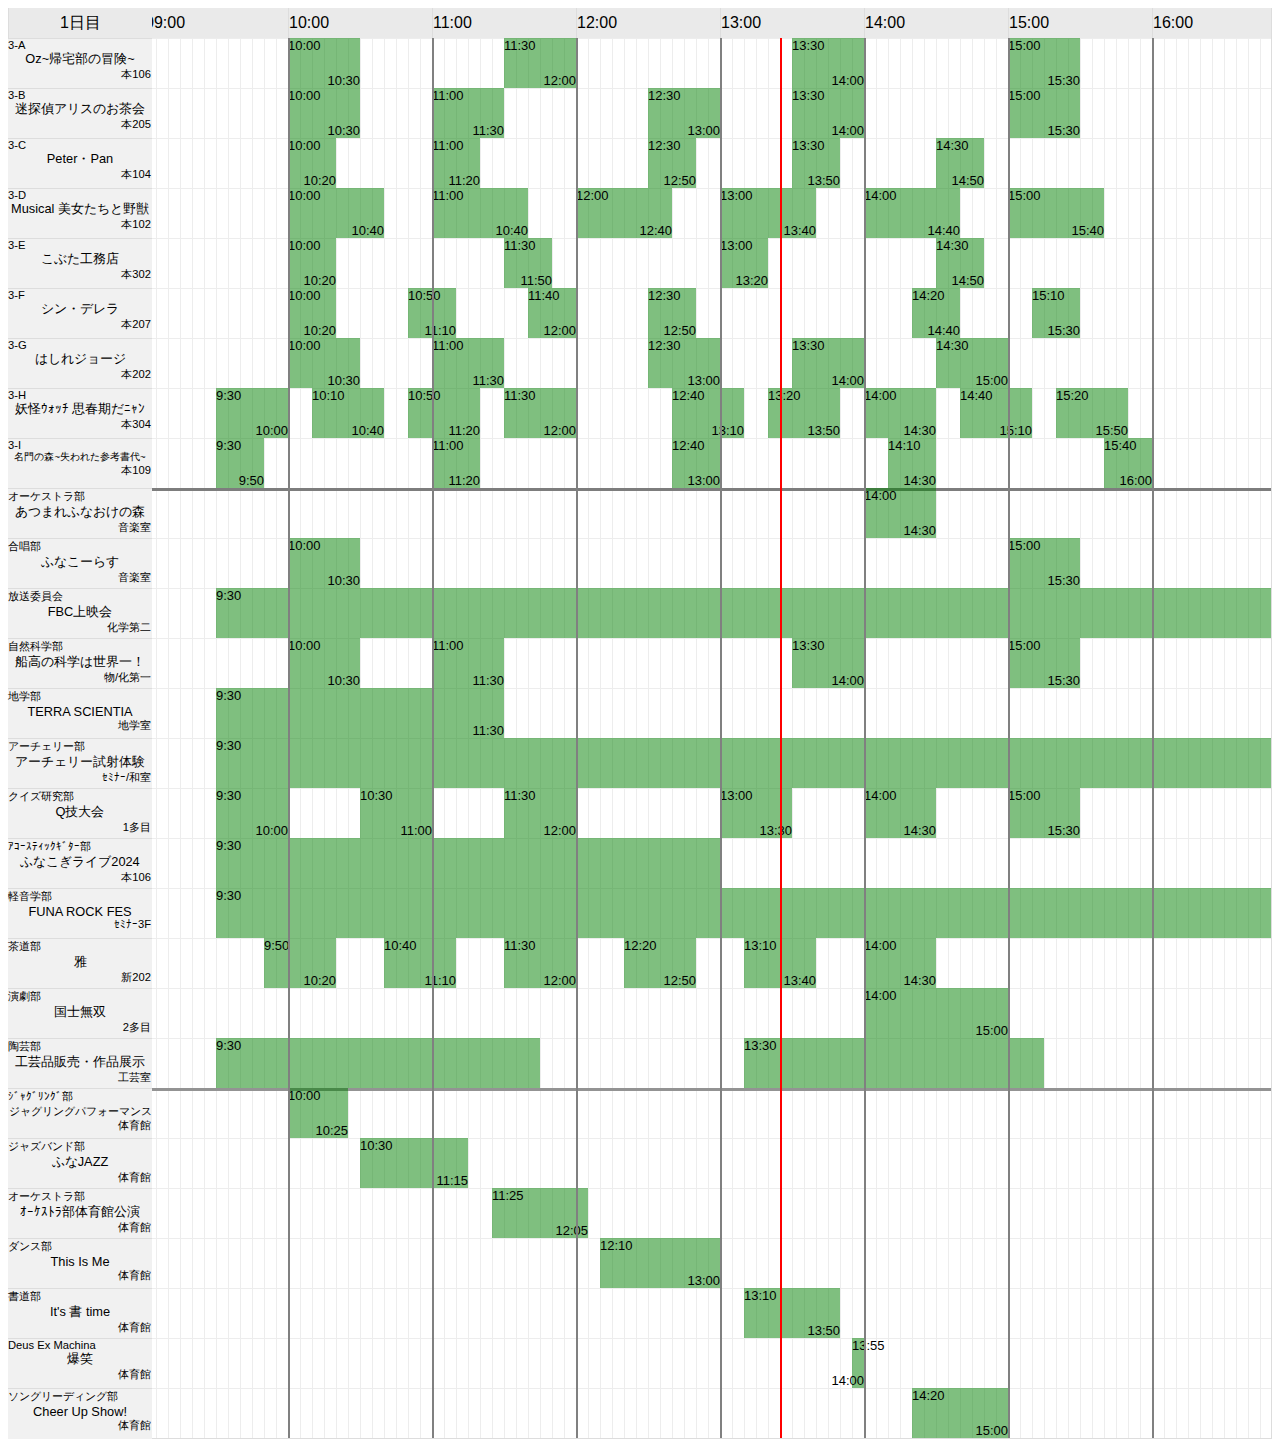
<file: index.html>
<!DOCTYPE html>
<html lang="ja">

<head>
    <meta charset="UTF-8">
    <meta name="viewport" content="width=device-width, initial-scale=1.0">
    <title>Timetable</title>
    <link rel="stylesheet" href="styles.css">
    <!-- Google tag (gtag.js) -->
    <script async src="https://www.googletagmanager.com/gtag/js?id=G-LR5YM95N8C"></script>
    <script>
        window.dataLayer = window.dataLayer || [];
        function gtag() { dataLayer.push(arguments); }
        gtag('js', new Date());

        gtag('config', 'G-LR5YM95N8C');
    </script>
</head>

<body>
    <div class="container">
        <div class="events">
            <div class="time-label" style="justify-content: center;">1日目</div>
            <div class="event">
                <div id="cl">3-A</div>
                <div class="title">Oz~帰宅部の冒険~</div>
                <div id="pl">本106</div>
            </div>
            <div class="event">
                <div id="cl">3-B</div>
                <div class="title">迷探偵アリスのお茶会</div>
                <div id="pl">本205</div>
            </div>
            <div class="event">
                <div id="cl">3-C</div>
                <div class="title">Peter・Pan</div>
                <div id="pl">本104</div>
            </div>
            <div class="event">
                <div id="cl">3-D</div>
                <div class="title">Musical 美女たちと野獣</div>
                <div id="pl">本102</div>
            </div>
            <div class="event">
                <div id="cl">3-E</div>
                <div class="title">こぶた工務店</div>
                <div id="pl">本302</div>
            </div>
            <div class="event">
                <div id="cl">3-F</div>
                <div class="title">シン・デレラ</div>
                <div id="pl">本207</div>
            </div>
            <div class="event">
                <div id="cl">3-G</div>
                <div class="title">はしれジョージ</div>
                <div id="pl">本202</div>
            </div>
            <div class="event">
                <div id="cl">3-H</div>
                <div class="title">妖怪ｳｫｯﾁ 思春期だﾆｬﾝ</div>
                <div id="pl">本304</div>
            </div>
            <div class="event">
                <div id="cl">3-I</div>
                <div class="title" style="font-size: 0.6em;">名門の森~失われた参考書代~</div>
                <div id="pl">本109</div>
            </div>

            <div class="event">
                <div id="cl">オーケストラ部</div>
                <div class="title">あつまれふなおけの森</div>
                <div id="pl">音楽室</div>
            </div>
            <div class="event">
                <div id="cl">合唱部</div>
                <div class="title">ふなこーらす</div>
                <div id="pl">音楽室</div>
            </div>
            <div class="event">
                <div id="cl">放送委員会</div>
                <div class="title">FBC上映会</div>
                <div id="pl">化学第二</div>
            </div>
            <div class="event">
                <div id="cl">自然科学部</div>
                <div class="title">船高の科学は世界一！</div>
                <div id="pl">物/化第一</div>
            </div>
            <div class="event">
                <div id="cl">地学部</div>
                <div class="title">TERRA SCIENTIA</div>
                <div id="pl">地学室</div>
            </div>
            <div class="event">
                <div id="cl">アーチェリー部</div>
                <div class="title">アーチェリー試射体験</div>
                <div id="pl">ｾﾐﾅｰ/和室</div>
            </div>
            <div class="event">
                <div id="cl">クイズ研究部</div>
                <div class="title">Q技大会</div>
                <div id="pl">1多目</div>
            </div>
            <div class="event">
                <div id="cl">ｱｺｰｽﾃｨｯｸｷﾞﾀｰ部</div>
                <div class="title">ふなこぎライブ2024</div>
                <div id="pl">本106</div>
            </div>
            <div class="event">
                <div id="cl">軽音学部</div>
                <div class="title">FUNA ROCK FES</div>
                <div id="pl">ｾﾐﾅｰ3F</div>
            </div>
            <div class="event">
                <div id="cl">茶道部</div>
                <div class="title">雅</div>
                <div id="pl">新202</div>
            </div>
            <div class="event">
                <div id="cl">演劇部</div>
                <div class="title">国士無双</div>
                <div id="pl">2多目</div>
            </div>
            <div class="event">
                <div id="cl">陶芸部</div>
                <div class="title">工芸品販売・作品展示</div>
                <div id="pl">工芸室</div>
            </div>
            <div class="event">
                <div id="cl">ｼﾞｬｸﾞﾘﾝｸﾞ部</div>
                <div class="title" style="font-size: 0.7em;">ジャグリングパフォーマンス</div>
                <div id="pl">体育館</div>
            </div>
            <div class="event">
                <div id="cl">ジャズバンド部</div>
                <div class="title">ふなJAZZ</div>
                <div id="pl">体育館</div>
            </div>
            <div class="event">
                <div id="cl">オーケストラ部</div>
                <div class="title">ｵｰｹｽﾄﾗ部体育館公演</div>
                <div id="pl">体育館</div>
            </div>
            <div class="event">
                <div id="cl">ダンス部</div>
                <div class="title">This Is Me</div>
                <div id="pl">体育館</div>
            </div>
            <div class="event">
                <div id="cl">書道部</div>
                <div class="title">It's 書 time</div>
                <div id="pl">体育館</div>
            </div>
            <div class="event">
                <div id="cl">Deus Ex Machina</div>
                <div class="title">爆笑</div>
                <div id="pl">体育館</div>
            </div>
            <div class="event">
                <div id="cl">ソングリーディング部</div>
                <div class="title">Cheer Up Show!</div>
                <div id="pl">体育館</div>
            </div>
        </div>
        <div class="timeline">
            <div class="time-labels">
                <div class="time-label">09:00</div>
                <div class="time-label">10:00</div>
                <div class="time-label">11:00</div>
                <div class="time-label">12:00</div>
                <div class="time-label">13:00</div>
                <div class="time-label">14:00</div>
                <div class="time-label">15:00</div>
                <div class="time-label">16:00</div>
                <div class="time-label">17:00</div>
            </div>
            <div class="schedule">
                <!-- 1個目 -->
                <div class="event-block" style="grid-row: 1; grid-column: 13 / span 6;">
                    <span class="start-time">10:00</span>
                    <span class="end-time">10:30</span>
                </div>
                <div class="event-block" style="grid-row: 1; grid-column: 31 / span 6;">
                    <span class="start-time">11:30</span>
                    <span class="end-time">12:00</span>
                </div>
                <div class="event-block" style="grid-row: 1; grid-column: 55 / span 6;">
                    <span class="start-time">13:30</span>
                    <span class="end-time">14:00</span>
                </div>
                <div class="event-block" style="grid-row: 1; grid-column: 73 / span 6;">
                    <span class="start-time">15:00</span>
                    <span class="end-time">15:30</span>
                </div>
                <!-- 2個目 -->
                <div class="event-block" style="grid-row: 2; grid-column: 13 / span 6;">
                    <span class="start-time">10:00</span>
                    <span class="end-time">10:30</span>
                </div>
                <div class="event-block" style="grid-row: 2; grid-column: 25 / span 6;">
                    <span class="start-time">11:00</span>
                    <span class="end-time">11:30</span>
                </div>
                <div class="event-block" style="grid-row: 2; grid-column: 43 / span 6;">
                    <span class="start-time">12:30</span>
                    <span class="end-time">13:00</span>
                </div>
                <div class="event-block" style="grid-row: 2; grid-column: 55 / span 6;">
                    <span class="start-time">13:30</span>
                    <span class="end-time">14:00</span>
                </div>
                <div class="event-block" style="grid-row: 2; grid-column: 73 / span 6;">
                    <span class="start-time">15:00</span>
                    <span class="end-time">15:30</span>
                </div>
                <!-- 3個目 -->
                <div class="event-block" style="grid-row: 3; grid-column: 13 / span 4;">
                    <span class="start-time">10:00</span>
                    <span class="end-time">10:20</span>
                </div>
                <div class="event-block" style="grid-row: 3; grid-column: 25 / span 4;">
                    <span class="start-time">11:00</span>
                    <span class="end-time">11:20</span>
                </div>
                <div class="event-block" style="grid-row: 3; grid-column: 43 / span 4;">
                    <span class="start-time">12:30</span>
                    <span class="end-time">12:50</span>
                </div>
                <div class="event-block" style="grid-row: 3; grid-column: 55 / span 4;">
                    <span class="start-time">13:30</span>
                    <span class="end-time">13:50</span>
                </div>
                <div class="event-block" style="grid-row: 3; grid-column: 67 / span 4;">
                    <span class="start-time">14:30</span>
                    <span class="end-time">14:50</span>
                </div>
                <!-- 4個目 -->
                <div class="event-block" style="grid-row: 4; grid-column: 13 / span 8;">
                    <span class="start-time">10:00</span>
                    <span class="end-time">10:40</span>
                </div>
                <div class="event-block" style="grid-row: 4; grid-column: 25 / span 8;">
                    <span class="start-time">11:00</span>
                    <span class="end-time">10:40</span>
                </div>
                <div class="event-block" style="grid-row: 4; grid-column: 37 / span 8;">
                    <span class="start-time">12:00</span>
                    <span class="end-time">12:40</span>
                </div>
                <div class="event-block" style="grid-row: 4; grid-column: 49 / span 8;">
                    <span class="start-time">13:00</span>
                    <span class="end-time">13:40</span>
                </div>
                <div class="event-block" style="grid-row: 4; grid-column: 61 / span 8;">
                    <span class="start-time">14:00</span>
                    <span class="end-time">14:40</span>
                </div>
                <div class="event-block" style="grid-row: 4; grid-column: 73 / span 8;">
                    <span class="start-time">15:00</span>
                    <span class="end-time">15:40</span>
                </div>
                <!-- 5個目 -->
                <div class="event-block" style="grid-row: 5; grid-column: 13 / span 4;">
                    <span class="start-time">10:00</span>
                    <span class="end-time">10:20</span>
                </div>
                <div class="event-block" style="grid-row: 5; grid-column: 31 / span 4;">
                    <span class="start-time">11:30</span>
                    <span class="end-time">11:50</span>
                </div>
                <div class="event-block" style="grid-row: 5; grid-column: 49 / span 4;">
                    <span class="start-time">13:00</span>
                    <span class="end-time">13:20</span>
                </div>
                <div class="event-block" style="grid-row: 5; grid-column: 67 / span 4;">
                    <span class="start-time">14:30</span>
                    <span class="end-time">14:50</span>
                </div>
                <!-- 6個目 -->
                <div class="event-block" style="grid-row: 6; grid-column: 13 / span 4;">
                    <span class="start-time">10:00</span>
                    <span class="end-time">10:20</span>
                </div>
                <div class="event-block" style="grid-row: 6; grid-column: 23 / span 4;">
                    <span class="start-time">10:50</span>
                    <span class="end-time">11:10</span>
                </div>
                <div class="event-block" style="grid-row: 6; grid-column: 33 / span 4;">
                    <span class="start-time">11:40</span>
                    <span class="end-time">12:00</span>
                </div>
                <div class="event-block" style="grid-row: 6; grid-column: 43 / span 4;">
                    <span class="start-time">12:30</span>
                    <span class="end-time">12:50</span>
                </div>
                <div class="event-block" style="grid-row: 6; grid-column: 65 / span 4;">
                    <span class="start-time">14:20</span>
                    <span class="end-time">14:40</span>
                </div>
                <div class="event-block" style="grid-row: 6; grid-column: 75 / span 4;">
                    <span class="start-time">15:10</span>
                    <span class="end-time">15:30</span>
                </div>
                <!-- 7個目 -->
                <div class="event-block" style="grid-row: 7; grid-column: 13 / span 6;">
                    <span class="start-time">10:00</span>
                    <span class="end-time">10:30</span>
                </div>
                <div class="event-block" style="grid-row: 7; grid-column: 25 / span 6;">
                    <span class="start-time">11:00</span>
                    <span class="end-time">11:30</span>
                </div>
                <div class="event-block" style="grid-row: 7; grid-column: 43 / span 6;">
                    <span class="start-time">12:30</span>
                    <span class="end-time">13:00</span>
                </div>
                <div class="event-block" style="grid-row: 7; grid-column: 55 / span 6;">
                    <span class="start-time">13:30</span>
                    <span class="end-time">14:00</span>
                </div>
                <div class="event-block" style="grid-row: 7; grid-column: 67 / span 6;">
                    <span class="start-time">14:30</span>
                    <span class="end-time">15:00</span>
                </div>
                <!-- 8個目 -->
                <div class="event-block" style="grid-row: 8; grid-column: 7 / span 6;">
                    <span class="start-time">9:30</span>
                    <span class="end-time">10:00</span>
                </div>
                <div class="event-block" style="grid-row: 8; grid-column: 15 / span 6;">
                    <span class="start-time">10:10</span>
                    <span class="end-time">10:40</span>
                </div>
                <div class="event-block" style="grid-row: 8; grid-column: 23 / span 6;">
                    <span class="start-time">10:50</span>
                    <span class="end-time">11:20</span>
                </div>
                <div class="event-block" style="grid-row: 8; grid-column: 31 / span 6;">
                    <span class="start-time">11:30</span>
                    <span class="end-time">12:00</span>
                </div>
                <div class="event-block" style="grid-row: 8; grid-column: 45 / span 6;">
                    <span class="start-time">12:40</span>
                    <span class="end-time">13:10</span>
                </div>
                <div class="event-block" style="grid-row: 8; grid-column: 53 / span 6;">
                    <span class="start-time">13:20</span>
                    <span class="end-time">13:50</span>
                </div>
                <div class="event-block" style="grid-row: 8; grid-column: 61 / span 6;">
                    <span class="start-time">14:00</span>
                    <span class="end-time">14:30</span>
                </div>
                <div class="event-block" style="grid-row: 8; grid-column: 69 / span 6;">
                    <span class="start-time">14:40</span>
                    <span class="end-time">15:10</span>
                </div>
                <div class="event-block" style="grid-row: 8; grid-column: 77 / span 6;">
                    <span class="start-time">15:20</span>
                    <span class="end-time">15:50</span>
                </div>
                <!-- 9個目 -->
                <div class="event-block" style="grid-row: 9; grid-column: 7 / span 4;">
                    <span class="start-time">9:30</span>
                    <span class="end-time">9:50</span>
                </div>
                <div class="event-block" style="grid-row: 9; grid-column: 25 / span 4;">
                    <span class="start-time">11:00</span>
                    <span class="end-time">11:20</span>
                </div>
                <div class="event-block" style="grid-row: 9; grid-column: 45 / span 4;">
                    <span class="start-time">12:40</span>
                    <span class="end-time">13:00</span>
                </div>
                <div class="event-block" style="grid-row: 9; grid-column: 63 / span 4;">
                    <span class="start-time">14:10</span>
                    <span class="end-time">14:30</span>
                </div>
                <div class="event-block" style="grid-row: 9; grid-column: 81 / span 4;">
                    <span class="start-time">15:40</span>
                    <span class="end-time">16:00</span>
                </div>
                <!-- div line -->
                <div class="divide-line" id="divide-line"></div>
                <!-- div line end -->
                <div class="event-block" style="grid-row: 10; grid-column: 61 / span 6;">
                    <span class="start-time">14:00</span>
                    <span class="end-time">14:30</span>
                </div>
                <!-- 11 -->
                <div class="event-block" style="grid-row: 11; grid-column: 13 / span 6;">
                    <span class="start-time">10:00</span>
                    <span class="end-time">10:30</span>
                </div>
                <div class="event-block" style="grid-row: 11; grid-column: 73 / span 6;">
                    <span class="start-time">15:00</span>
                    <span class="end-time">15:30</span>
                </div>
                <!-- 12 -->
                <div class="event-block" style="grid-row: 12; grid-column: 7 / span 90;">
                    <span class="start-time">9:30</span>
                    <span class="end-time"></span>
                </div>
                <!-- 13 -->
                <div class="event-block" style="grid-row: 13; grid-column: 13 / span 6;">
                    <span class="start-time">10:00</span>
                    <span class="end-time">10:30</span>
                </div>
                <div class="event-block" style="grid-row: 13; grid-column: 25 / span 6;">
                    <span class="start-time">11:00</span>
                    <span class="end-time">11:30</span>
                </div>
                <div class="event-block" style="grid-row: 13; grid-column: 55 / span 6;">
                    <span class="start-time">13:30</span>
                    <span class="end-time">14:00</span>
                </div>
                <div class="event-block" style="grid-row: 13; grid-column: 73 / span 6;">
                    <span class="start-time">15:00</span>
                    <span class="end-time">15:30</span>
                </div>
                <!-- 14 -->
                <div class="event-block" style="grid-row: 14; grid-column: 7 / span 24;">
                    <span class="start-time">9:30</span>
                    <span class="end-time">11:30</span>
                </div>
                <!-- 15 -->
                <div class="event-block" style="grid-row: 15; grid-column: 7 / span 90;">
                    <span class="start-time">9:30</span>
                    <span class="end-time"></span>
                </div>
                <!-- 16 -->
                <div class="event-block" style="grid-row: 16; grid-column: 7 / span 6;">
                    <span class="start-time">9:30</span>
                    <span class="end-time">10:00</span>
                </div>
                <div class="event-block" style="grid-row: 16; grid-column: 19 / span 6;">
                    <span class="start-time">10:30</span>
                    <span class="end-time">11:00</span>
                </div>
                <div class="event-block" style="grid-row: 16; grid-column: 31 / span 6;">
                    <span class="start-time">11:30</span>
                    <span class="end-time">12:00</span>
                </div>
                <div class="event-block" style="grid-row: 16; grid-column: 49 / span 6;">
                    <span class="start-time">13:00</span>
                    <span class="end-time">13:30</span>
                </div>
                <div class="event-block" style="grid-row: 16; grid-column: 61 / span 6;">
                    <span class="start-time">14:00</span>
                    <span class="end-time">14:30</span>
                </div>
                <div class="event-block" style="grid-row: 16; grid-column: 73 / span 6;">
                    <span class="start-time">15:00</span>
                    <span class="end-time">15:30</span>
                </div>
                <!-- 17 -->
                <div class="event-block" style="grid-row: 17; grid-column: 7 / span 42;">
                    <span class="start-time">9:30</span>
                    <span class="end-time"></span>
                </div>
                <!-- 18 -->
                <div class="event-block" style="grid-row: 18; grid-column: 7 / span 90;">
                    <span class="start-time">9:30</span>
                    <span class="end-time"></span>
                </div>
                <!-- 19 -->
                <div class="event-block" style="grid-row: 19; grid-column: 11 / span 6;">
                    <span class="start-time">9:50</span>
                    <span class="end-time">10:20</span>
                </div>
                <div class="event-block" style="grid-row: 19; grid-column: 21 / span 6;">
                    <span class="start-time">10:40</span>
                    <span class="end-time">11:10</span>
                </div>
                <div class="event-block" style="grid-row: 19; grid-column: 31 / span 6;">
                    <span class="start-time">11:30</span>
                    <span class="end-time">12:00</span>
                </div>
                <div class="event-block" style="grid-row: 19; grid-column: 41 / span 6;">
                    <span class="start-time">12:20</span>
                    <span class="end-time">12:50</span>
                </div>
                <div class="event-block" style="grid-row: 19; grid-column: 51 / span 6;">
                    <span class="start-time">13:10</span>
                    <span class="end-time">13:40</span>
                </div>
                <div class="event-block" style="grid-row: 19; grid-column: 61 / span 6;">
                    <span class="start-time">14:00</span>
                    <span class="end-time">14:30</span>
                </div>
                <!-- 20 -->
                <div class="event-block" style="grid-row: 20; grid-column: 61 / span 12;">
                    <span class="start-time">14:00</span>
                    <span class="end-time">15:00</span>
                </div>
                <!-- 21 -->
                <div class="event-block" style="grid-row: 21; grid-column: 7 / span 27;">
                    <span class="start-time">9:30</span>
                    <span class="end-time"></span>
                </div>
                <div class="event-block" style="grid-row: 21; grid-column: 51 / span 25;">
                    <span class="start-time">13:30</span>
                    <span class="end-time"></span>
                </div>
                <!-- div line -->
                <div class="divide-line2" id="divide-line2" style="top: 1050px;"></div>
                <!-- div line end -->
                <!-- 22 -->
                <div class="event-block" style="grid-row: 22; grid-column: 13 / span 5;">
                    <span class="start-time">10:00</span>
                    <span class="end-time">10:25</span>
                </div>
                <!-- 23 -->
                <div class="event-block" style="grid-row: 23; grid-column: 19 / span 9;">
                    <span class="start-time">10:30</span>
                    <span class="end-time">11:15</span>
                </div>
                <!-- 24 -->
                <div class="event-block" style="grid-row: 24; grid-column: 30 / span 8;">
                    <span class="start-time">11:25</span>
                    <span class="end-time">12:05</span>
                </div>
                <!-- 25 -->
                <div class="event-block" style="grid-row: 25; grid-column: 39 / span 10;">
                    <span class="start-time">12:10</span>
                    <span class="end-time">13:00</span>
                </div>
                <!-- 26 -->
                <div class="event-block" style="grid-row: 26; grid-column: 51 / span 8;">
                    <span class="start-time">13:10</span>
                    <span class="end-time">13:50</span>
                </div>
                <!-- 27 -->
                <div class="event-block" style="grid-row: 27; grid-column: 60 / span 1;">
                    <span class="start-time">13:55</span>
                    <span class="end-time">14:00</span>
                </div>
                <!-- 28 -->
                <div class="event-block" style="grid-row: 28; grid-column: 65 / span 8;">
                    <span class="start-time">14:20</span>
                    <span class="end-time">15:00</span>
                </div>

                <div class="current-time-line" id="current-time-line"></div>
            </div>
        </div>
    </div>
    <script src="script.js"></script>
</body>

</html>
</file>
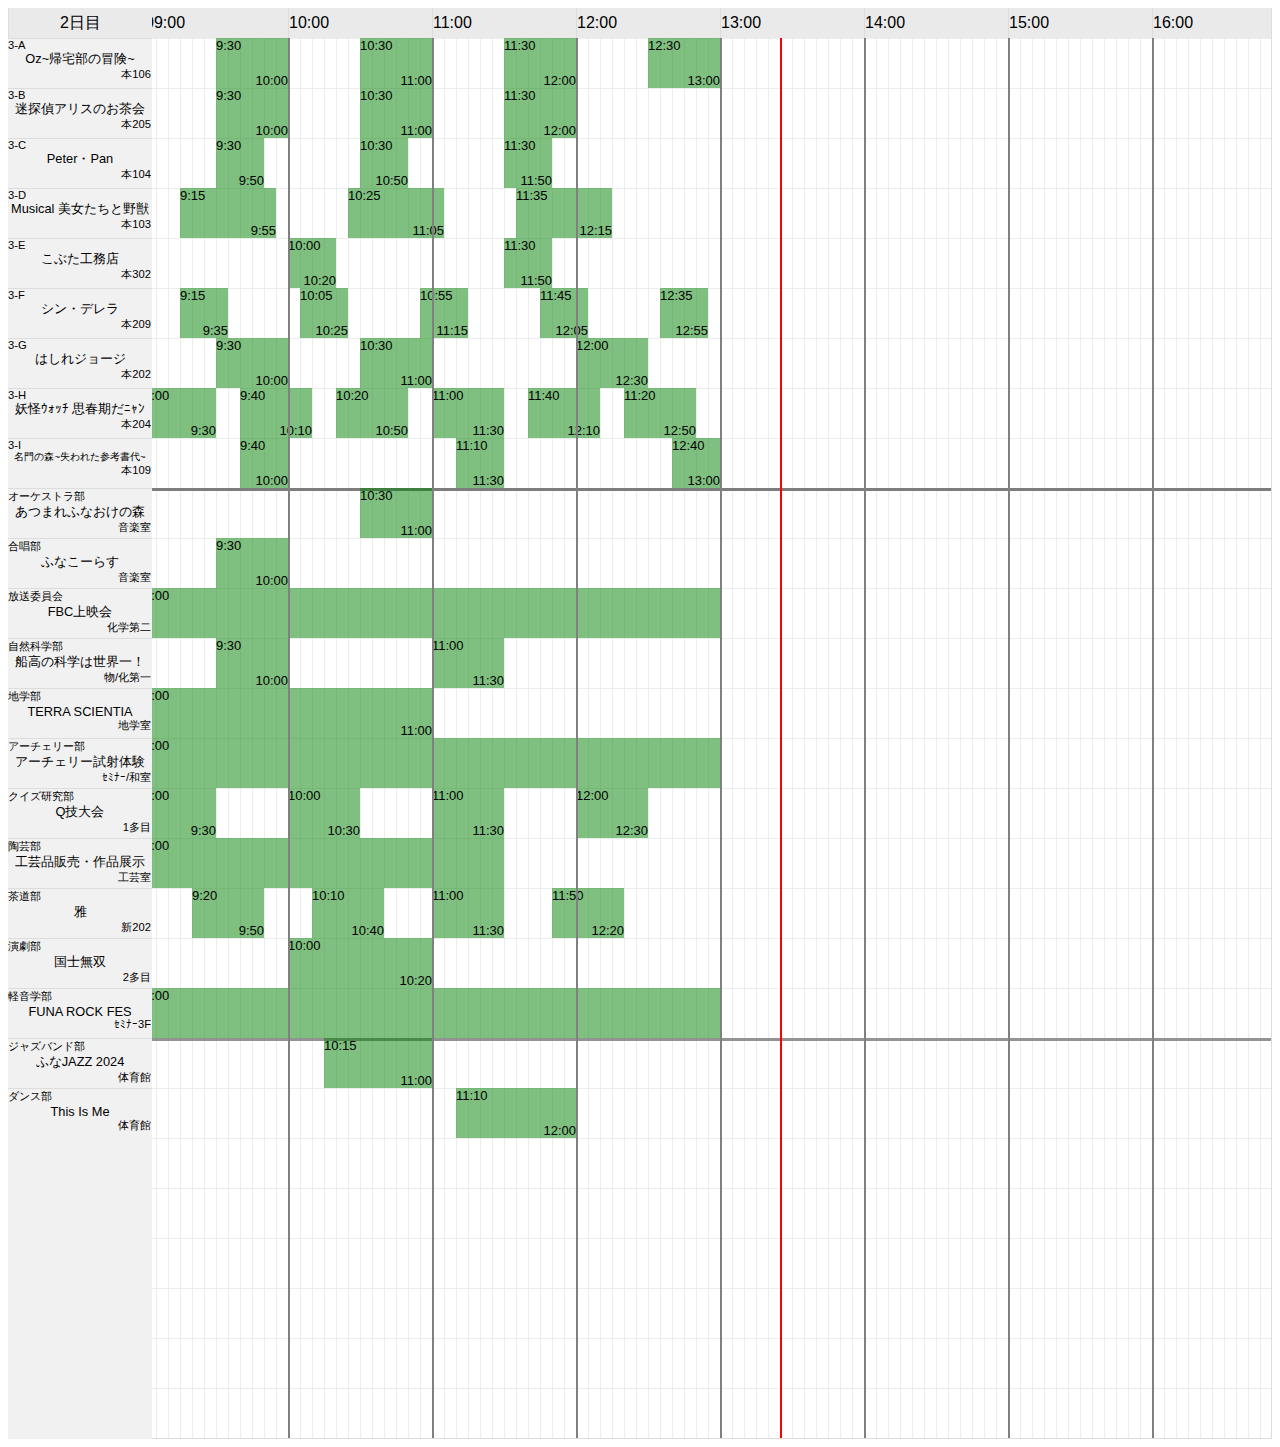
<file: index-2.html>
<!DOCTYPE html>
<html lang="ja">

<head>
    <meta charset="UTF-8">
    <meta name="viewport" content="width=device-width, initial-scale=1.0">
    <title>Timetable</title>
    <link rel="stylesheet" href="styles.css">
    <!-- Google tag (gtag.js) -->
    <script async src="https://www.googletagmanager.com/gtag/js?id=G-LR5YM95N8C"></script>
    <script>
        window.dataLayer = window.dataLayer || [];
        function gtag() { dataLayer.push(arguments); }
        gtag('js', new Date());

        gtag('config', 'G-LR5YM95N8C');
    </script>
</head>

<body>
    <div class="container">
        <div class="events">
            <div class="time-label" style="justify-content: center;">2日目</div>
            <div class="event">
                <div id="cl">3-A</div>
                <div class="title">Oz~帰宅部の冒険~</div>
                <div id="pl">本106</div>
            </div>
            <div class="event">
                <div id="cl">3-B</div>
                <div class="title">迷探偵アリスのお茶会</div>
                <div id="pl">本205</div>
            </div>
            <div class="event">
                <div id="cl">3-C</div>
                <div class="title">Peter・Pan</div>
                <div id="pl">本104</div>
            </div>
            <div class="event">
                <div id="cl">3-D</div>
                <div class="title">Musical 美女たちと野獣</div>
                <div id="pl">本103</div>
            </div>
            <div class="event">
                <div id="cl">3-E</div>
                <div class="title">こぶた工務店</div>
                <div id="pl">本302</div>
            </div>
            <div class="event">
                <div id="cl">3-F</div>
                <div class="title">シン・デレラ</div>
                <div id="pl">本209</div>
            </div>
            <div class="event">
                <div id="cl">3-G</div>
                <div class="title">はしれジョージ</div>
                <div id="pl">本202</div>
            </div>
            <div class="event">
                <div id="cl">3-H</div>
                <div class="title">妖怪ｳｫｯﾁ 思春期だﾆｬﾝ</div>
                <div id="pl">本204</div>
            </div>
            <div class="event">
                <div id="cl">3-I</div>
                <div class="title" style="font-size: 0.6em;">名門の森~失われた参考書代~</div>
                <div id="pl">本109</div>
            </div>

            <div class="event">
                <div id="cl">オーケストラ部</div>
                <div class="title">あつまれふなおけの森</div>
                <div id="pl">音楽室</div>
            </div>
            <div class="event">
                <div id="cl">合唱部</div>
                <div class="title">ふなこーらす</div>
                <div id="pl">音楽室</div>
            </div>
            <div class="event">
                <div id="cl">放送委員会</div>
                <div class="title">FBC上映会</div>
                <div id="pl">化学第二</div>
            </div>
            <div class="event">
                <div id="cl">自然科学部</div>
                <div class="title">船高の科学は世界一！</div>
                <div id="pl">物/化第一</div>
            </div>
            <div class="event">
                <div id="cl">地学部</div>
                <div class="title">TERRA SCIENTIA</div>
                <div id="pl">地学室</div>
            </div>
            <div class="event">
                <div id="cl">アーチェリー部</div>
                <div class="title">アーチェリー試射体験</div>
                <div id="pl">ｾﾐﾅｰ/和室</div>
            </div>
            <div class="event">
                <div id="cl">クイズ研究部</div>
                <div class="title">Q技大会</div>
                <div id="pl">1多目</div>
            </div>
            <div class="event">
                <div id="cl">陶芸部</div>
                <div class="title">工芸品販売・作品展示</div>
                <div id="pl">工芸室</div>
            </div>
            <div class="event">
                <div id="cl">茶道部</div>
                <div class="title">雅</div>
                <div id="pl">新202</div>
            </div>
            <div class="event">
                <div id="cl">演劇部</div>
                <div class="title">国士無双</div>
                <div id="pl">2多目</div>
            </div>
            <div class="event">
                <div id="cl">軽音学部</div>
                <div class="title">FUNA ROCK FES</div>
                <div id="pl">ｾﾐﾅｰ3F</div>
            </div>
            <div class="event">
                <div id="cl">ジャズバンド部</div>
                <div class="title">ふなJAZZ 2024</div>
                <div id="pl">体育館</div>
            </div>
            <div class="event">
                <div id="cl">ダンス部</div>
                <div class="title">This Is Me</div>
                <div id="pl">体育館</div>
            </div>
        </div>
        <div class="timeline">
            <div class="time-labels">
                <div class="time-label">09:00</div>
                <div class="time-label">10:00</div>
                <div class="time-label">11:00</div>
                <div class="time-label">12:00</div>
                <div class="time-label">13:00</div>
                <div class="time-label">14:00</div>
                <div class="time-label">15:00</div>
                <div class="time-label">16:00</div>
                <div class="time-label">17:00</div>
            </div>
            <div class="schedule">
                <!-- 1個目 -->
                <div class="event-block" style="grid-row: 1; grid-column: 7 / span 6;">
                    <span class="start-time">9:30</span>
                    <span class="end-time">10:00</span>
                </div>
                <div class="event-block" style="grid-row: 1; grid-column: 19 / span 6;">
                    <span class="start-time">10:30</span>
                    <span class="end-time">11:00</span>
                </div>
                <div class="event-block" style="grid-row: 1; grid-column: 31 / span 6;">
                    <span class="start-time">11:30</span>
                    <span class="end-time">12:00</span>
                </div>
                <div class="event-block" style="grid-row: 1; grid-column: 43 / span 6;">
                    <span class="start-time">12:30</span>
                    <span class="end-time">13:00</span>
                </div>
                <!-- 2個目 -->
                <div class="event-block" style="grid-row: 2; grid-column: 7 / span 6;">
                    <span class="start-time">9:30</span>
                    <span class="end-time">10:00</span>
                </div>
                <div class="event-block" style="grid-row: 2; grid-column: 19 / span 6;">
                    <span class="start-time">10:30</span>
                    <span class="end-time">11:00</span>
                </div>
                <div class="event-block" style="grid-row: 2; grid-column: 31 / span 6;">
                    <span class="start-time">11:30</span>
                    <span class="end-time">12:00</span>
                </div>
                <!-- 3個目 -->
                <div class="event-block" style="grid-row: 3; grid-column: 7 / span 4;">
                    <span class="start-time">9:30</span>
                    <span class="end-time">9:50</span>
                </div>
                <div class="event-block" style="grid-row: 3; grid-column: 19 / span 4;">
                    <span class="start-time">10:30</span>
                    <span class="end-time">10:50</span>
                </div>
                <div class="event-block" style="grid-row: 3; grid-column: 31 / span 4;">
                    <span class="start-time">11:30</span>
                    <span class="end-time">11:50</span>
                </div>
                <!-- 4個目 -->
                <div class="event-block" style="grid-row: 4; grid-column: 4 / span 8;">
                    <span class="start-time">9:15</span>
                    <span class="end-time">9:55</span>
                </div>
                <div class="event-block" style="grid-row: 4; grid-column: 18 / span 8;">
                    <span class="start-time">10:25</span>
                    <span class="end-time">11:05</span>
                </div>
                <div class="event-block" style="grid-row: 4; grid-column: 32 / span 8;">
                    <span class="start-time">11:35</span>
                    <span class="end-time">12:15</span>
                </div>
                <!-- 5個目 -->
                <div class="event-block" style="grid-row: 5; grid-column: 13 / span 4;">
                    <span class="start-time">10:00</span>
                    <span class="end-time">10:20</span>
                </div>
                <div class="event-block" style="grid-row: 5; grid-column: 31 / span 4;">
                    <span class="start-time">11:30</span>
                    <span class="end-time">11:50</span>
                </div>
                <!-- 6個目 -->
                <div class="event-block" style="grid-row: 6; grid-column: 4 / span 4;">
                    <span class="start-time">9:15</span>
                    <span class="end-time">9:35</span>
                </div>
                <div class="event-block" style="grid-row: 6; grid-column: 14 / span 4;">
                    <span class="start-time">10:05</span>
                    <span class="end-time">10:25</span>
                </div>
                <div class="event-block" style="grid-row: 6; grid-column: 24 / span 4;">
                    <span class="start-time">10:55</span>
                    <span class="end-time">11:15</span>
                </div>
                <div class="event-block" style="grid-row: 6; grid-column: 34 / span 4;">
                    <span class="start-time">11:45</span>
                    <span class="end-time">12:05</span>
                </div>
                <div class="event-block" style="grid-row: 6; grid-column: 44 / span 4;">
                    <span class="start-time">12:35</span>
                    <span class="end-time">12:55</span>
                </div>
                <!-- 7個目 -->
                <div class="event-block" style="grid-row: 7; grid-column: 7 / span 6;">
                    <span class="start-time">9:30</span>
                    <span class="end-time">10:00</span>
                </div>
                <div class="event-block" style="grid-row: 7; grid-column: 19 / span 6;">
                    <span class="start-time">10:30</span>
                    <span class="end-time">11:00</span>
                </div>
                <div class="event-block" style="grid-row: 7; grid-column: 37 / span 6;">
                    <span class="start-time">12:00</span>
                    <span class="end-time">12:30</span>
                </div>
                <!-- 8個目 -->
                <div class="event-block" style="grid-row: 8; grid-column: 1 / span 6;">
                    <span class="start-time">9:00</span>
                    <span class="end-time">9:30</span>
                </div>
                <div class="event-block" style="grid-row: 8; grid-column: 9 / span 6;">
                    <span class="start-time">9:40</span>
                    <span class="end-time">10:10</span>
                </div>
                <div class="event-block" style="grid-row: 8; grid-column: 17 / span 6;">
                    <span class="start-time">10:20</span>
                    <span class="end-time">10:50</span>
                </div>
                <div class="event-block" style="grid-row: 8; grid-column: 25 / span 6;">
                    <span class="start-time">11:00</span>
                    <span class="end-time">11:30</span>
                </div>
                <div class="event-block" style="grid-row: 8; grid-column: 33 / span 6;">
                    <span class="start-time">11:40</span>
                    <span class="end-time">12:10</span>
                </div>
                <div class="event-block" style="grid-row: 8; grid-column: 41 / span 6;">
                    <span class="start-time">11:20</span>
                    <span class="end-time">12:50</span>
                </div>
                <!-- 9個目 -->
                <div class="event-block" style="grid-row: 9; grid-column: 9 / span 4;">
                    <span class="start-time">9:40</span>
                    <span class="end-time">10:00</span>
                </div>
                <div class="event-block" style="grid-row: 9; grid-column: 27 / span 4;">
                    <span class="start-time">11:10</span>
                    <span class="end-time">11:30</span>
                </div>
                <div class="event-block" style="grid-row: 9; grid-column: 45 / span 4;">
                    <span class="start-time">12:40</span>
                    <span class="end-time">13:00</span>
                </div>
                <!-- div line -->
                <div class="divide-line" id="divide-line"></div>
                <!-- div line end -->
                <div class="event-block" style="grid-row: 10; grid-column: 19 / span 6;">
                    <span class="start-time">10:30</span>
                    <span class="end-time">11:00</span>
                </div>
                <!-- 11 -->
                <div class="event-block" style="grid-row: 11; grid-column: 7 / span 6;">
                    <span class="start-time">9:30</span>
                    <span class="end-time">10:00</span>
                </div>
                <!-- 12 -->
                <div class="event-block" style="grid-row: 12; grid-column: 1 / span 48;">
                    <span class="start-time">9:00</span>
                    <span class="end-time"></span>
                </div>
                <!-- 13 -->
                <div class="event-block" style="grid-row: 13; grid-column: 7 / span 6;">
                    <span class="start-time">9:30</span>
                    <span class="end-time">10:00</span>
                </div>
                <div class="event-block" style="grid-row: 13; grid-column: 25 / span 6;">
                    <span class="start-time">11:00</span>
                    <span class="end-time">11:30</span>
                </div>
                <!-- 14 -->
                <div class="event-block" style="grid-row: 14; grid-column: 1 / span 24;">
                    <span class="start-time">9:00</span>
                    <span class="end-time">11:00</span>
                </div>
                <!-- 15 -->
                <div class="event-block" style="grid-row: 15; grid-column: 1 / span 48;">
                    <span class="start-time">9:00</span>
                    <span class="end-time"></span>
                </div>
                <!-- 16 -->
                <div class="event-block" style="grid-row: 16; grid-column: 1 / span 6;">
                    <span class="start-time">9:00</span>
                    <span class="end-time">9:30</span>
                </div>
                <div class="event-block" style="grid-row: 16; grid-column: 13 / span 6;">
                    <span class="start-time">10:00</span>
                    <span class="end-time">10:30</span>
                </div>
                <div class="event-block" style="grid-row: 16; grid-column: 25 / span 6;">
                    <span class="start-time">11:00</span>
                    <span class="end-time">11:30</span>
                </div>
                <div class="event-block" style="grid-row: 16; grid-column: 37 / span 6;">
                    <span class="start-time">12:00</span>
                    <span class="end-time">12:30</span>
                </div>
                <!-- 17 -->
                <div class="event-block" style="grid-row: 17; grid-column: 1 / span 30;">
                    <span class="start-time">9:00</span>
                    <span class="end-time"></span>
                </div>
                <!-- 18 -->
                <div class="event-block" style="grid-row: 18; grid-column: 5 / span 6;">
                    <span class="start-time">9:20</span>
                    <span class="end-time">9:50</span>
                </div>
                <div class="event-block" style="grid-row: 18; grid-column: 15 / span 6;">
                    <span class="start-time">10:10</span>
                    <span class="end-time">10:40</span>
                </div>
                <div class="event-block" style="grid-row: 18; grid-column: 25 / span 6;">
                    <span class="start-time">11:00</span>
                    <span class="end-time">11:30</span>
                </div>
                <div class="event-block" style="grid-row: 18; grid-column: 35 / span 6;">
                    <span class="start-time">11:50</span>
                    <span class="end-time">12:20</span>
                </div>
                <!-- 19 -->
                <div class="event-block" style="grid-row: 19; grid-column: 13 / span 12;">
                    <span class="start-time">10:00</span>
                    <span class="end-time">10:20</span>
                </div>
                <!-- 20 -->
                <div class="event-block" style="grid-row: 20; grid-column: 1 / span 48;">
                    <span class="start-time">9:00</span>
                    <span class="end-time"></span>
                </div>
                <!-- div line -->
                <div class="divide-line2" id="divide-line2" style="top: 1000px;"></div>
                <!-- div line end -->
                <!-- 21 -->
                <div class="event-block" style="grid-row: 21; grid-column: 16 / span 9;">
                    <span class="start-time">10:15</span>
                    <span class="end-time">11:00</span>
                </div>
                <!-- 22 -->
                <div class="event-block" style="grid-row: 22; grid-column: 27 / span 10;">
                    <span class="start-time">11:10</span>
                    <span class="end-time">12:00</span>
                </div>
                <div class="current-time-line" id="current-time-line"></div>
            </div>
        </div>
    </div>
    <script src="script.js"></script>
</body>

</html>
</file>
<file: styles.css>
body {
    font-family: Arial, sans-serif;
}

.container {
    display: flex;
    position: relative;
}

.events {
    width: 150px;
    background: #f1f1f1;
    display: flex;
    flex-direction: column;
    align-items: center;
}

.event {
    height: 49px;
    width: 100%;
    border-top: 1px solid #ddd;
}

#cl {
    position: relative;
    text-align: start;
    font-size: 0.7em;
}

.title {
    font-size: 0.8em;
    text-align: center;
    white-space: nowrap;
    overflow: hidden;
    text-overflow: ellipsis;
}

#pl {
    position: relative;
    bottom: 1px;
    right: 1px;
    font-size: 0.7em;
    text-align: end;
}

.timeline {
    overflow-x: scroll;
    white-space: nowrap;
    position: relative;

    border-bottom: 1px solid #ddd;
    border-right: 1px solid #ddd;
}

.time-labels {
    display: flex;
    flex-direction: row;
    flex-wrap: nowrap;
}

.time-label {
    min-width: 143px;
    height: 30px;
    display: flex;
    align-items: center;
    justify-content: left;
    background: #eaeaea;
    border-left: 1px solid #ddd;
}

.schedule {
    display: grid;
    grid-template-rows: repeat(28, 50px);
    grid-template-columns: repeat(109, 12px);
    /* 5-minute intervals */
    position: relative;
    background-size: 12px 50px;
    background-image: linear-gradient(to right, #ededed 1px, transparent 1px),
        linear-gradient(to bottom, #ededed 1px, transparent 1px);
    min-width: calc(12px * 110);
    /* Ensure background covers full width */
}


.event-block {
    background: rgba(0, 128, 0, 0.5);
    display: flex;
    padding: 0 5px;
    position: relative;
}

.start-time {
    font-size: 13px;
    position: absolute;
    top: 0;
    left: 0;
}

.end-time {
    font-size: 13px;
    position: absolute;
    bottom: 0;
    right: 0;
}

.current-time-line {
    position: absolute;
    width: 2px;
    background: red;
    height: 100%;
    top: 0;
}

.divide-line {
    position: absolute;
    height: 3px;
    width: 100%;
    background: rgb(125, 125, 125);
    top: 450px;
}

.divide-line2 {
    position: absolute;
    height: 3px;
    width: 100%;
    background: rgb(147, 147, 147);
    top: 1050px;
}
</file>
